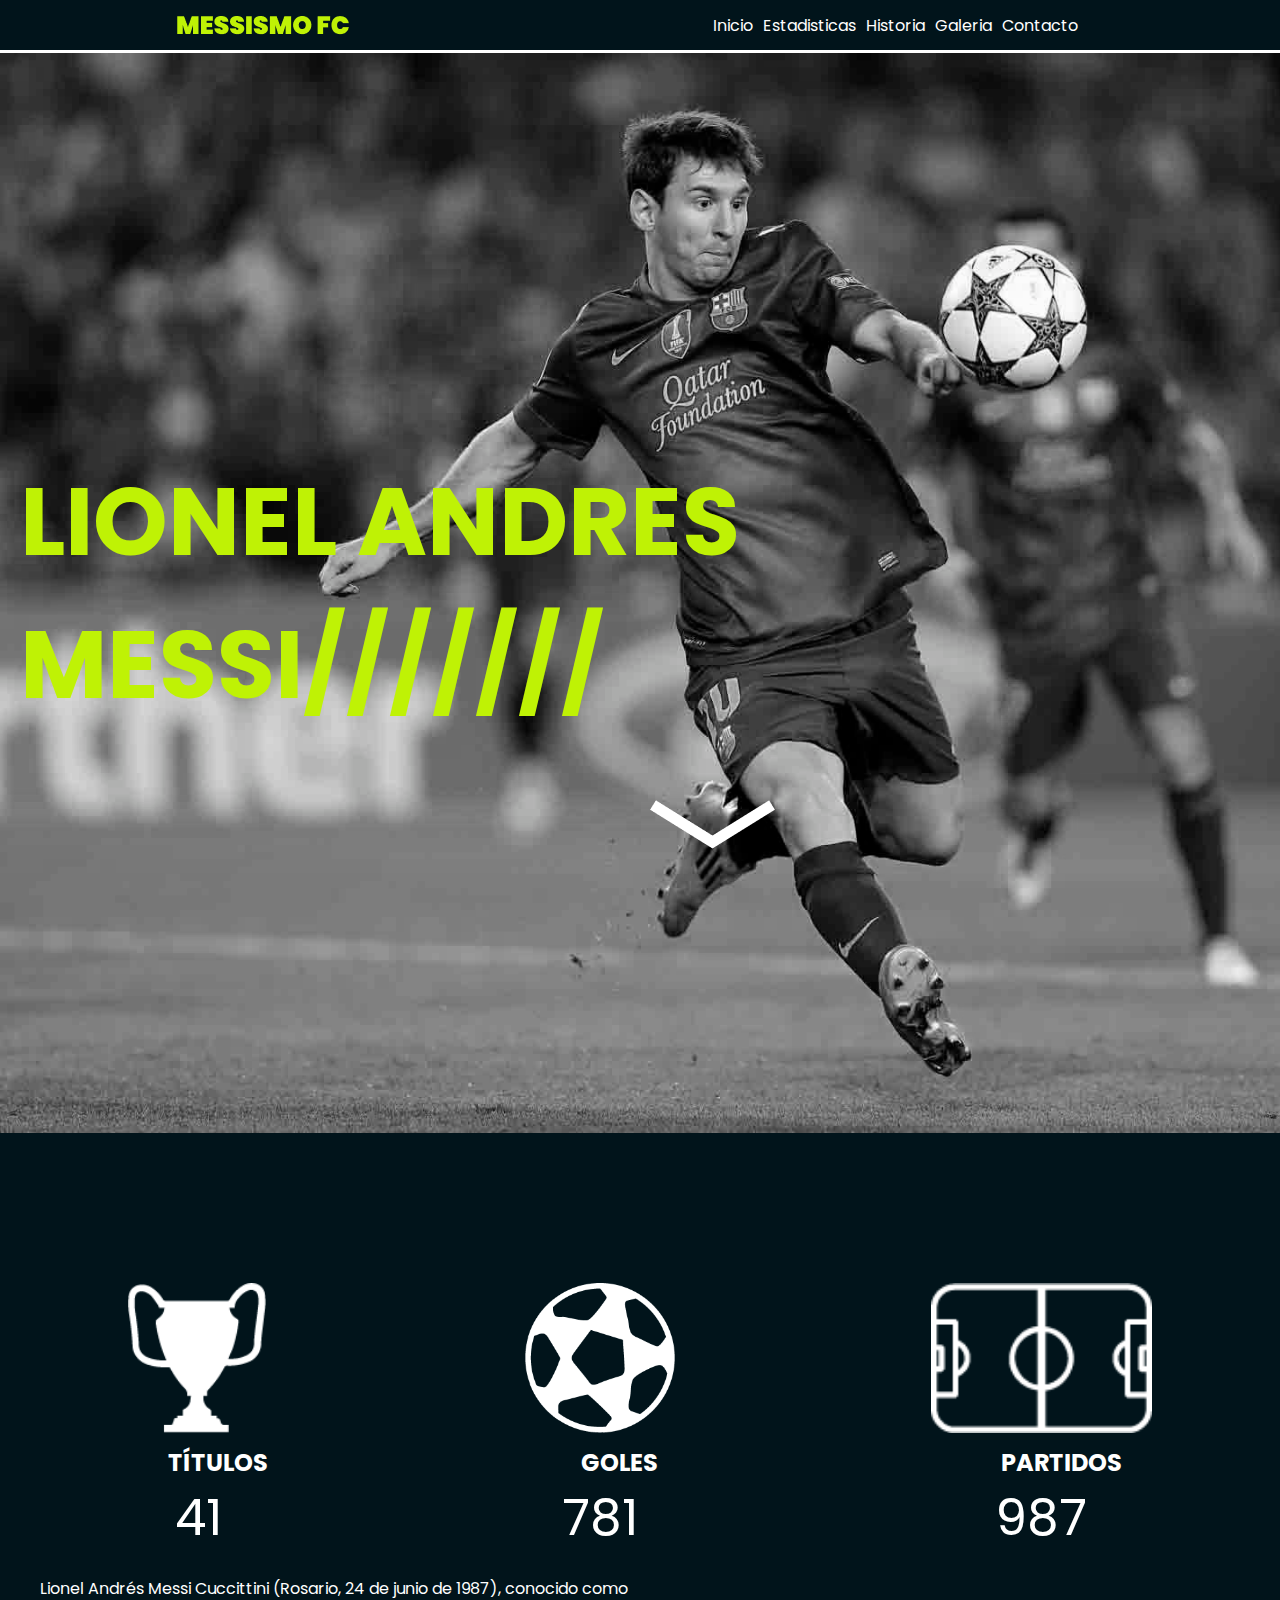
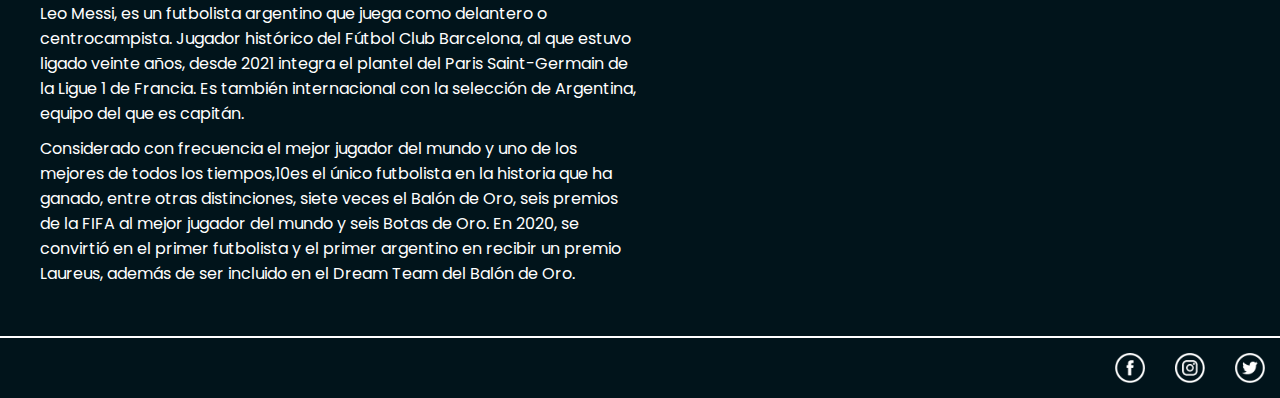
<file: index.html>
<!DOCTYPE html>
<html lang="en">
<head>
    <meta charset="UTF-8">
    <meta http-equiv="X-UA-Compatible" content="IE=edge">
    <meta name="viewport" content="width=device-width, initial-scale=1.0">
    <title>Document</title>
    <link rel="stylesheet" href="./css/estilos.css">
    <link rel="preconnect" href="https://fonts.googleapis.com">
    <link rel="preconnect" href="https://fonts.gstatic.com" crossorigin>
    <link href="https://fonts.googleapis.com/css2?family=Poppins:ital,wght@0,400;0,900;1,400;1,900&display=swap" rel="stylesheet">
</head>
<body>
    <header>
        <nav>
            <img src="./img/MESSISMO FC.png" alt="logoMessismoFc">
            <ul class="header__ul">
                <li class="header__ul__li"> <a href="./index.html">Inicio</a></li>
                <li class="header__ul__li"><a href="./pages/estadisticas.html">Estadisticas</a></li>
                <li class="header__ul__li"><a href="./pages/historia.html">Historia</a></li>
                <li class="header__ul__li"><a href="./pages/galeria.html">Galeria</a></li>
                <li class="header__ul__li"><a href="./pages/contacto.html">Contacto</a></li>
            </ul>
        </nav>
    </header>
    <main>
        <section>
             <article class="landingPage">
                     <h1 class="landingPageH1">LIONEL ANDRES MESSI///////</h1>
                     <span class="landingPageSpan">
                        <img src="./img/Vector 1.png" alt="flechaHaciaAbajo" class="flechaHaciaAbajo">
                    </span>
            </article>
         </section>
            <section class="homeStats">
                <article class="homeStatsTitulos">
                    <img src="./img/trofeo.png" alt="trofeo" class="homeStatsImg">
                    <h2 class="homeStatsH2">TÍTULOS</h2>
                    <p class="HomeStatsNumbers">41</p>
                </article>
                <article class="homeStatsGoles">
                    <img src="./img/pelota.png" alt="pelota" class="homeStatsImg">
                    <h2 class="homeStatsH2">GOLES</h2>
                    <P class="HomeStatsNumbers">781</P>
                </article>
                <article class="homeStatsPartidos">
                    <img src="./img/cancha.png" alt="canchaDeFUtbol" class="homeStatsImg">
                    <h2 class="homeStatsH2">PARTIDOS</h2>
                    <p class="HomeStatsNumbers">987</p>
                </article>
            </section>
            <section>
                <article>
                    <p class="textoRegularUno">Lionel Andrés Messi Cuccittini (Rosario, 24 de junio de 1987), conocido como Leo Messi, es un futbolista argentino que juega como delantero o centrocampista. Jugador histórico del Fútbol Club Barcelona, al que estuvo ligado veinte años, desde 2021 integra el plantel del Paris Saint-Germain de la Ligue 1 de Francia. Es también internacional con la selección de Argentina, equipo del que es capitán.</p>
                    <p class="textoRegularDos">Considerado con frecuencia el mejor jugador del mundo y uno de los mejores de todos los tiempos,10​es el único futbolista en la historia que ha ganado, entre otras distinciones, siete veces el Balón de Oro, seis premios de la FIFA al mejor jugador del mundo y seis Botas de Oro. En 2020, se convirtió en el primer futbolista y el primer argentino en recibir un premio Laureus, además de ser incluido en el Dream Team del Balón de Oro.</p>
                </article>
            </section>
    </main>
    <footer>
        <img src="./img/facebook.png" alt="facebook"class="footerImg">
        <img src="./img/instagram.png" alt="instagram"class="footerImg">
        <img src="./img/twitter.png" alt="twitter" class="footerImg">
    </footer>
    
</body>
</file>
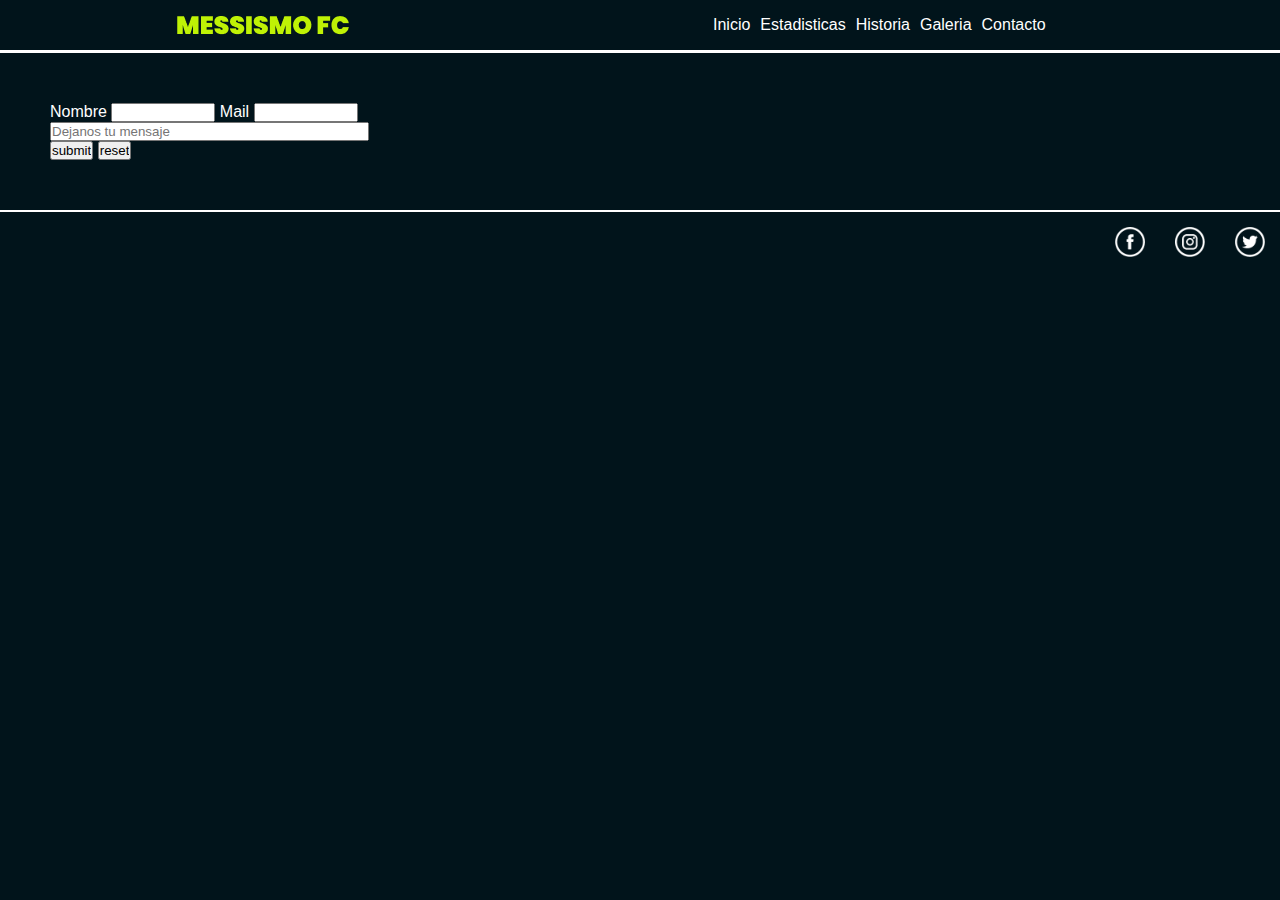
<file: pages/contacto.html>
<!DOCTYPE html>
<html lang="en">
<head>
    <meta charset="UTF-8">
    <meta http-equiv="X-UA-Compatible" content="IE=edge">
    <meta name="viewport" content="width=device-width, initial-scale=1.0">
    <title>Document</title>
    <link rel="stylesheet" href="../css/estilos.css">
</head>
<body>
    <header>
        <nav>
            <img src="../img/MESSISMO FC.png" alt="logoMessismoFc">
            <ul class="header__ul">
                <li class="header__ul__li"> <a href="../index.html">Inicio</a></li>
                <li class="header__ul__li"><a href="./estadisticas.html">Estadisticas</a></li>
                <li class="header__ul__li"><a href="./historia.html">Historia</a></li>
                <li class="header__ul__li"><a href="./galeria.html">Galeria</a></li>
                <li class="header__ul__li"><a href="./contacto.html">Contacto</a></li>
            </ul>
        </nav>
    </header>
    <main>
            <form>
                <div>
                    <label for="nombre" class="nombre">Nombre</label>
                    <input type="name" name="nombre" id="nombre" class="inputUno">
                    <label for="mail" class="mail">Mail</label>
                    <input type="email" name="mail" id="mail" class="inputUno">
                </div>
                <div><label for="text"></label>
                    <input type="text" name="text" id="text" placeholder="Dejanos tu mensaje" class="inputDos">
                </div>
            <div><input type="submit" value="submit">
                <input type="reset" value="reset">
            </div>
        </form>
    </main>
    <footer class="footerContacto">
        <img src="../img/facebook.png" alt="facebook"class="footerImg">
        <img src="../img/instagram.png" alt="instagram"class="footerImg">
        <img src="../img/twitter.png" alt="twitter" class="footerImg">
    </footer>
    
</body>
</file>
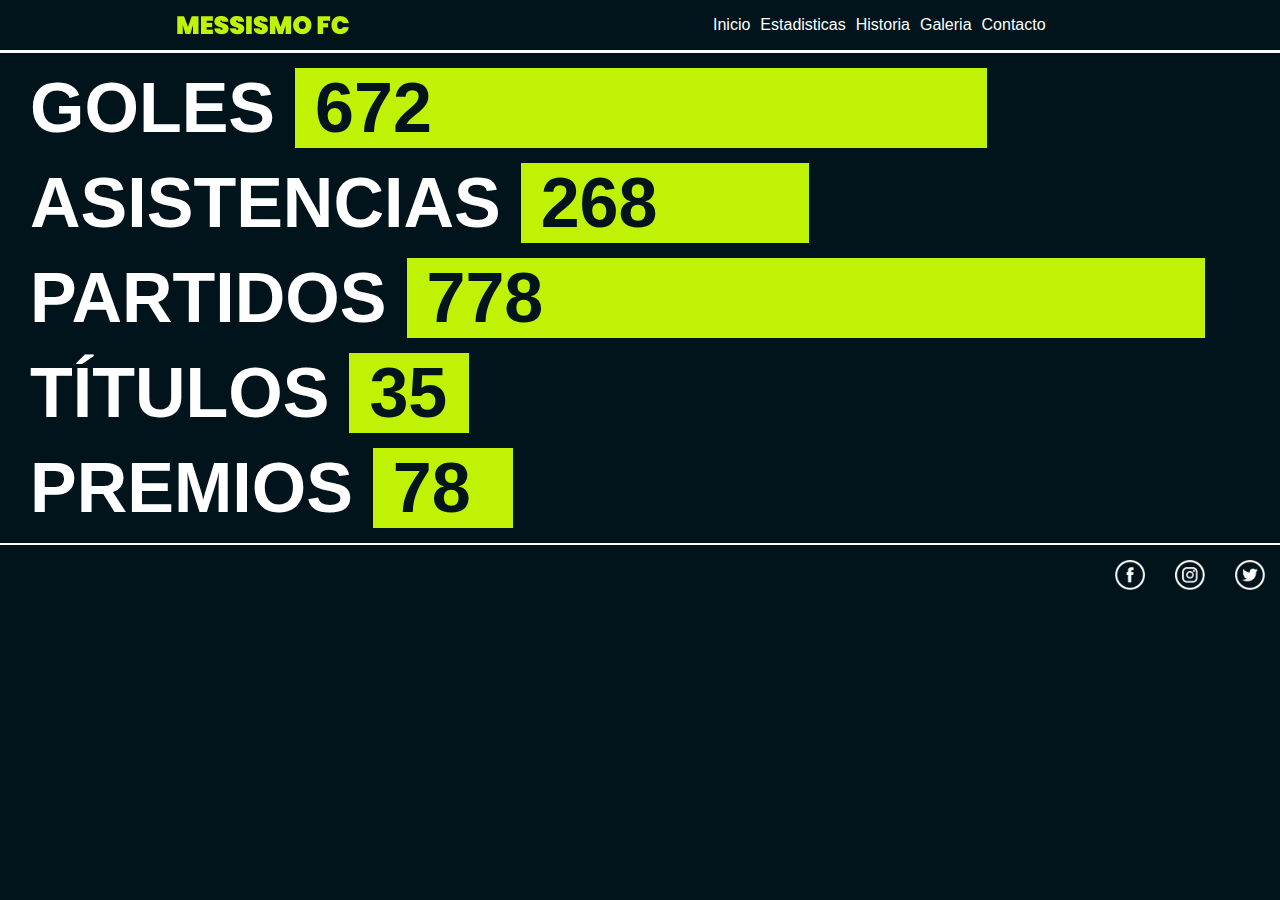
<file: pages/estadisticas.html>
<!DOCTYPE html>
<html lang="en">
<head>
    <meta charset="UTF-8">
    <meta http-equiv="X-UA-Compatible" content="IE=edge">
    <meta name="viewport" content="width=device-width, initial-scale=1.0">
    <title>Document</title>
    <link rel="stylesheet" href="../css/estilos.css">
</head>
<body>
    <header>
        <nav>
            <img src="../img/MESSISMO FC.png" alt="logoMessismoFc">
            <ul class="header__ul">
                <li class="header__ul__li"> <a href="../index.html">Inicio</a></li>
                <li class="header__ul__li"><a href="./estadisticas.html">Estadisticas</a></li>
                <li class="header__ul__li"><a href="./historia.html">Historia</a></li>
                <li class="header__ul__li"><a href="./galeria.html">Galeria</a></li>
                <li class="header__ul__li"><a href="./contacto.html">Contacto</a></li>
            </ul>
        </nav>
    </header>
    <main>
        <section>
            <article class="estadisticas">
                <div>GOLES</div>
                <div class="goles">672</div>
            </article>
            <article class="estadisticas">
                <div>ASISTENCIAS</div>
                <div class="asistencias">268</div>
            </article>
            <article class="estadisticas">
                <div>PARTIDOS</div>
                <div class="partidos">778</div>
            </article>
            <article class="estadisticas">
                <div>TÍTULOS</div>
                <div class="titulos">35</div>
            </article>
            <article class="estadisticas">
                <div>PREMIOS</div>
                <div class="premios">78</div>
            </article>
        </section>
    </main>
    <footer>
        <img src="../img/facebook.png" alt="facebook"class="footerImg">
        <img src="../img/instagram.png" alt="instagram"class="footerImg">
        <img src="../img/twitter.png" alt="twitter" class="footerImg">
    </footer>
    
</body>
</file>
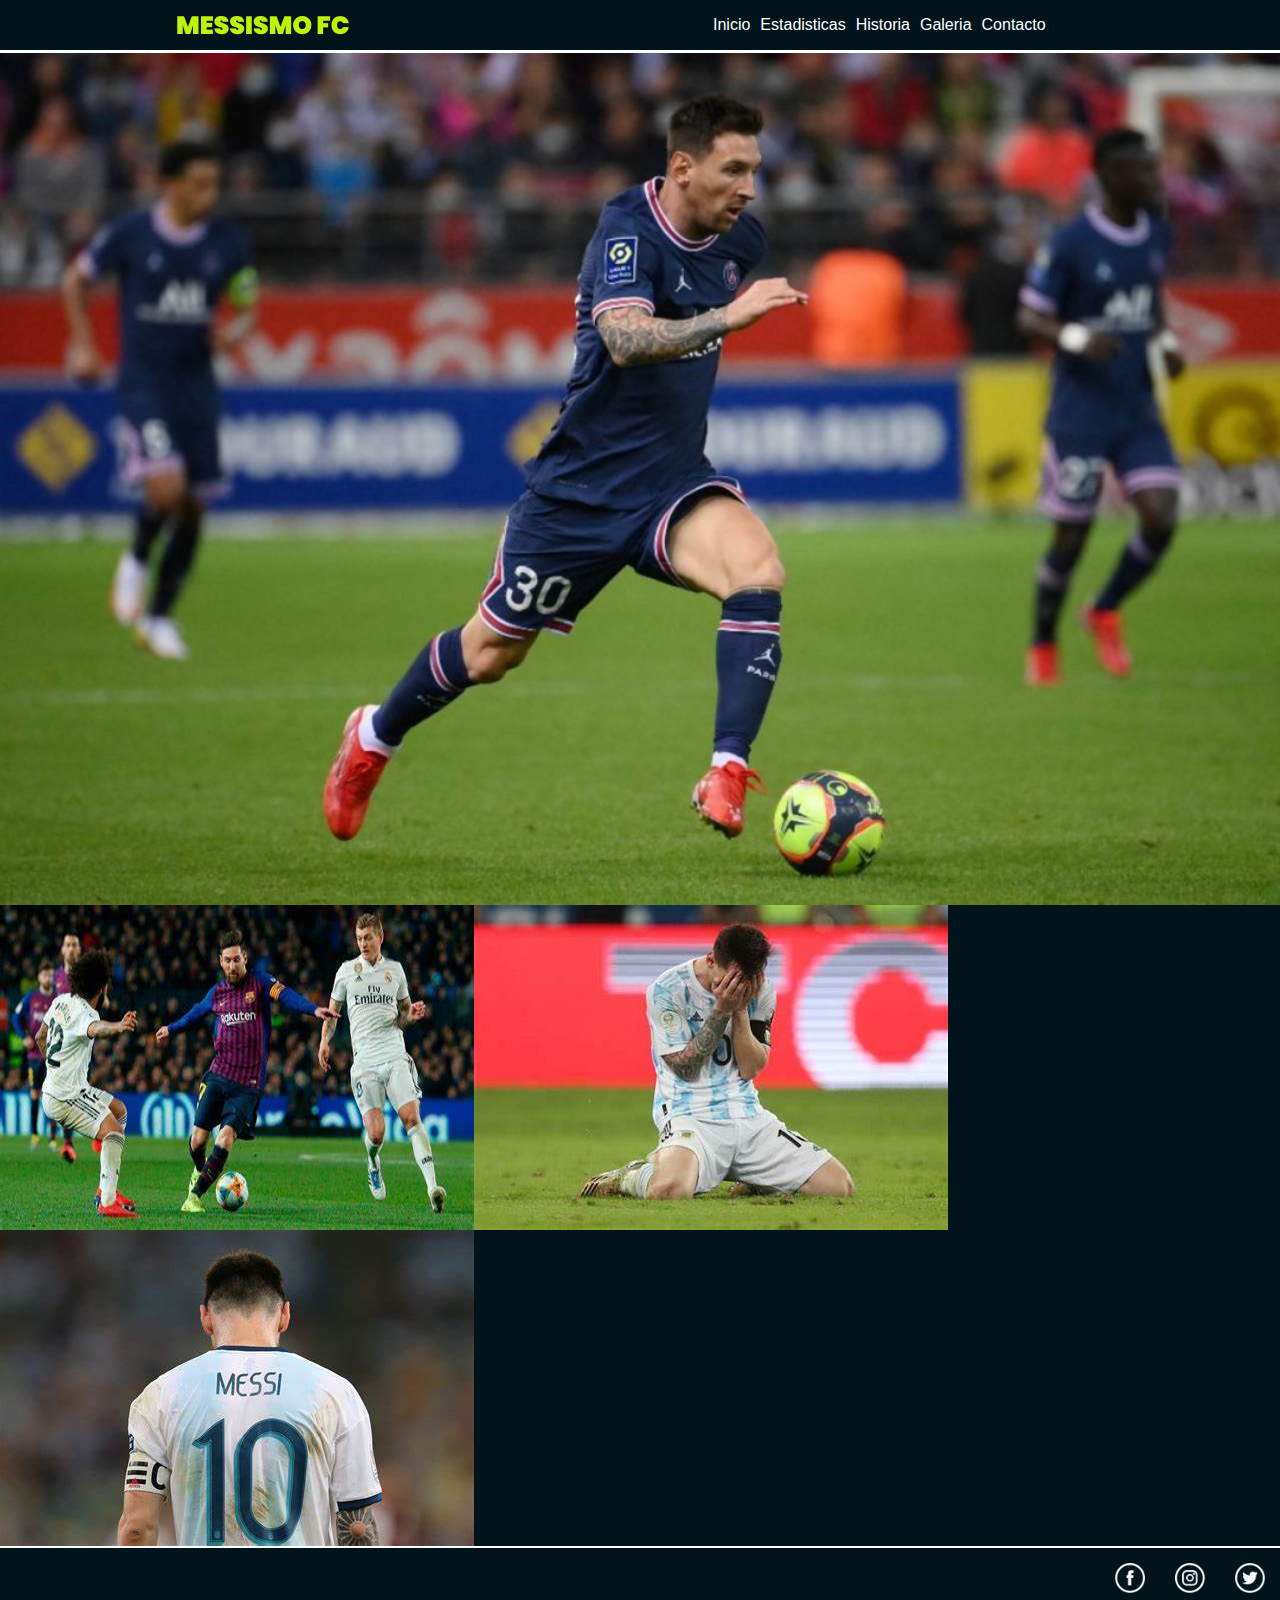
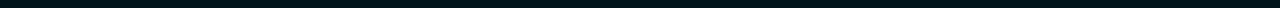
<file: pages/galeria.html>
<!DOCTYPE html>
<html lang="en">
<head>
    <meta charset="UTF-8">
    <meta http-equiv="X-UA-Compatible" content="IE=edge">
    <meta name="viewport" content="width=device-width, initial-scale=1.0">
    <title>Document</title>
    <link rel="stylesheet" href="../css/estilos.css">
</head>
<body>
    <header>
        <nav>
            <img src="../img/MESSISMO FC.png" alt="logoMessismoFc">
            <ul class="header__ul">
                <li class="header__ul__li"> <a href="../index.html">Inicio</a></li>
                <li class="header__ul__li"><a href="./estadisticas.html">Estadisticas</a></li>
                <li class="header__ul__li"><a href="./historia.html">Historia</a></li>
                <li class="header__ul__li"><a href="./galeria.html">Galeria</a></li>
                <li class="header__ul__li"><a href="./contacto.html">Contacto</a></li>
            </ul>
        </nav>
    </header>
    <main class="galeria">
        <img src="../img/Messi jugando en el psg.jpeg" alt="" class="imgUno">
        <img src="../img/messi jugando en el barcelona.jpeg" alt="">
        <img src="../img/messi argentina.jpeg" alt="">
        <img src="../img/messi arg 2.jpeg" alt="">
    </main>
    <footer>
        <img src="../img/facebook.png" alt="facebook"class="footerImg">
        <img src="../img/instagram.png" alt="instagram"class="footerImg">
        <img src="../img/twitter.png" alt="twitter" class="footerImg">
    </footer>
    
</body>
</file>
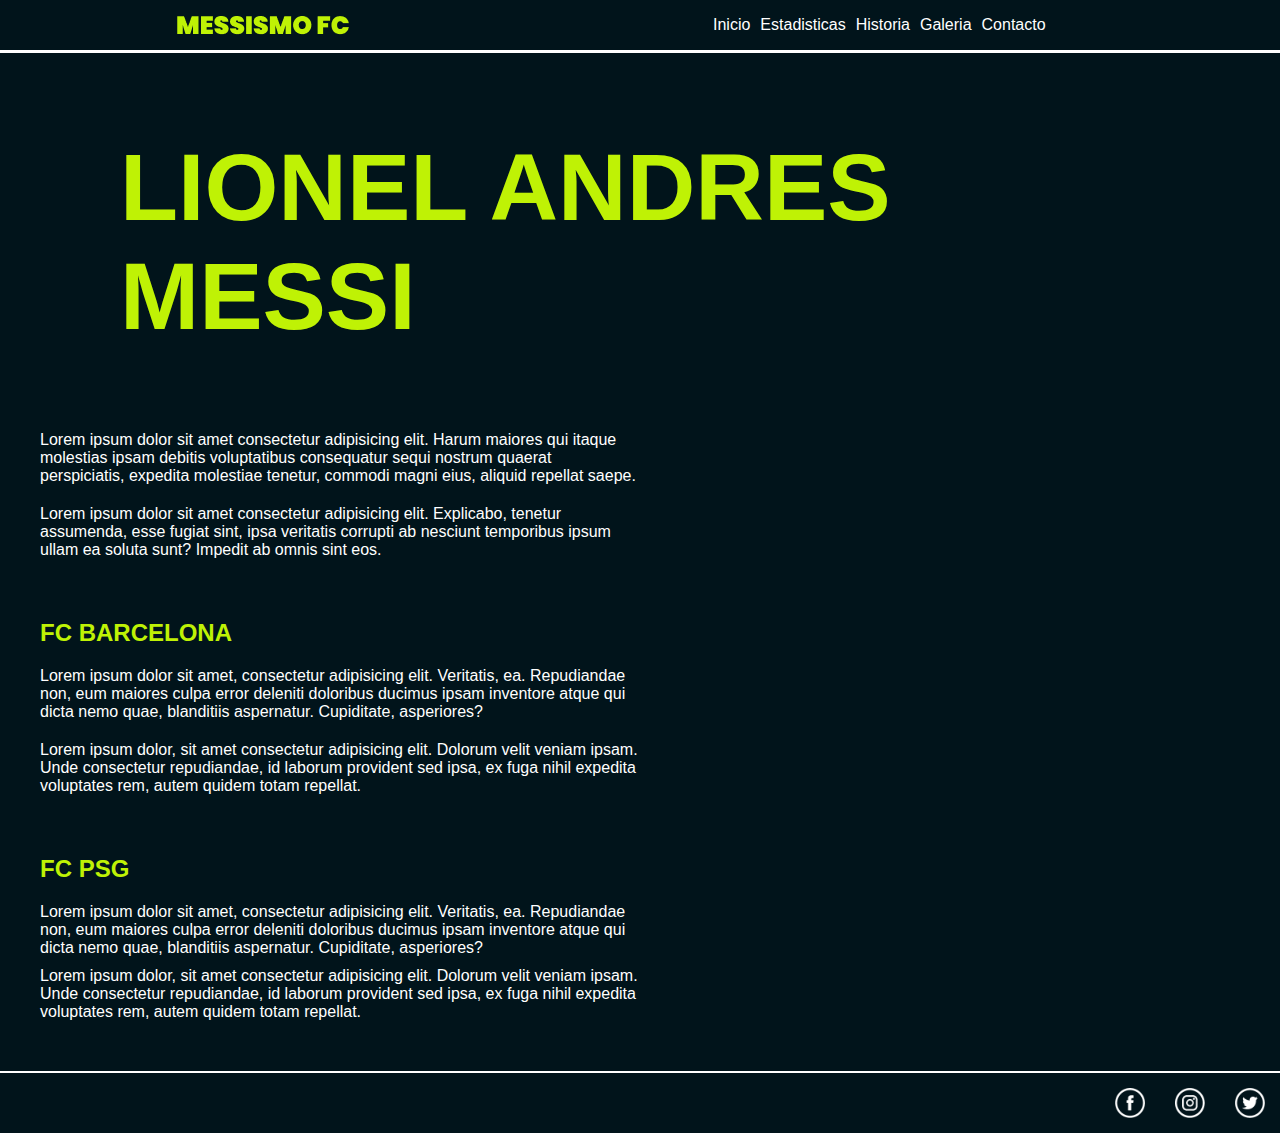
<file: pages/historia.html>
<!DOCTYPE html>
<html lang="en">
<head>
    <meta charset="UTF-8">
    <meta http-equiv="X-UA-Compatible" content="IE=edge">
    <meta name="viewport" content="width=device-width, initial-scale=1.0">
    <title>Document</title>
    <link rel="stylesheet" href="../css/estilos.css">
</head>
<body>
    <header>
        <nav>
            <img src="../img/MESSISMO FC.png" alt="logoMessismoFc">
            <ul class="header__ul">
                <li class="header__ul__li"> <a href="../index.html">Inicio</a></li>
                <li class="header__ul__li"><a href="./estadisticas.html">Estadisticas</a></li>
                <li class="header__ul__li"><a href="./historia.html">Historia</a></li>
                <li class="header__ul__li"><a href="./galeria.html">Galeria</a></li>
                <li class="header__ul__li"><a href="./contacto.html">Contacto</a></li>
            </ul>
        </nav>
    </header>
    <main>
        <section>
            <article>
                <h1 class="historiaH1">LIONEL ANDRES MESSI</h1>
                <P class="textoRegularUno">Lorem ipsum dolor sit amet consectetur adipisicing elit. Harum maiores qui itaque molestias ipsam debitis voluptatibus consequatur sequi nostrum quaerat perspiciatis, expedita molestiae tenetur, commodi magni eius, aliquid repellat saepe.</P>
                <P class="textoRegularUno">Lorem ipsum dolor sit amet consectetur adipisicing elit. Explicabo, tenetur assumenda, esse fugiat sint, ipsa veritatis corrupti ab nesciunt temporibus ipsum ullam ea soluta sunt? Impedit ab omnis sint eos.</P>
            </article>
            <article>
                <h2>FC BARCELONA</h2>
                <p class="textoRegularUno">Lorem ipsum dolor sit amet, consectetur adipisicing elit. Veritatis, ea. Repudiandae non, eum maiores culpa error deleniti doloribus ducimus ipsam inventore atque qui dicta nemo quae, blanditiis aspernatur. Cupiditate, asperiores?</p>
                <p class="textoRegularUno">Lorem ipsum dolor, sit amet consectetur adipisicing elit. Dolorum velit veniam ipsam. Unde consectetur repudiandae, id laborum provident sed ipsa, ex fuga nihil expedita voluptates rem, autem quidem totam repellat.</p>
            </article>
            <article>
                <h2>FC PSG</h2>
                <p class="textoRegularUno">Lorem ipsum dolor sit amet, consectetur adipisicing elit. Veritatis, ea. Repudiandae non, eum maiores culpa error deleniti doloribus ducimus ipsam inventore atque qui dicta nemo quae, blanditiis aspernatur. Cupiditate, asperiores?</p>
                <p class="textoRegularDos">Lorem ipsum dolor, sit amet consectetur adipisicing elit. Dolorum velit veniam ipsam. Unde consectetur repudiandae, id laborum provident sed ipsa, ex fuga nihil expedita voluptates rem, autem quidem totam repellat.</p>
            </article>
        </section>
    </main>
    <footer>
        <img src="../img/facebook.png" alt="facebook"class="footerImg">
        <img src="../img/instagram.png" alt="instagram"class="footerImg">
        <img src="../img/twitter.png" alt="twitter" class="footerImg">
    </footer>
    
</body>
</file>
<file: css/estilos.css>
*{margin: 0;
padding: 0;
font-family: 'Poppins', sans-serif} 
body{background-color: #01141B;}
nav{height: 50px;
    display: flex;
    align-items: center;
    justify-content: space-around;
background-color: #01141B;
border-bottom: solid white 3px;}
ul{display: flex;
width: 400px;}
li{list-style: none;
    margin-left: 10px;
color: white;}
a{text-decoration: none;
color: white;}
.landingPage{height:1080px;
    background-image: url(../img/fotomessi.jpg);
background-size: cover; 
background-repeat: no-repeat;}
.landingPageSpan{position: absolute;
top: 800px;
left: 650px;}
.landingPageH1{color: #BFF205;
font-size: 95px;
margin-left: 20px;
width: 800px;
position: absolute;
top: 450px;}
.homeStats{display: flex;
justify-content: space-around;
background-color: #01141B;
padding-top: 150px;}
.homeStatsImg{height: 150px;}
.homeStatsH2{color: white;
text-align: center;
margin-top: 5px;}
.HomeStatsNumbers{color: white;
font-size: 50px;
text-align: center;}
.textoRegularUno{width: 600px;
color: white;
margin-top: 20px;
margin-left: 40px;}
.textoRegularDos{width: 600px;
color: white;
margin-top: 10px;
margin-left: 40px;
margin-bottom: 50px;}
footer{display: flex;
justify-content: flex-end;
border-top: solid white 2px;}
.footerImg{padding: 15px;
height: 30px;
width: 30px;}
.nombre{color: white;}
.mail{color: white;}
.inputUno{width: 100px;}
.inputDos{width: 315px;}
form{display: inline-block;
margin: 50px;}
.galeria{display: flex;
flex-wrap: wrap;}
.imgUno{width: 100vw;}
.estadisticas{display: flex;
color: white;
font-size: 70px;
font-weight: 800;
margin-top: 15px;
margin-bottom: 15px;
margin-left: 30px;}
.goles{background-color: #BFF205;
color: #01141B;
font-weight: 800;
width: 672px;
margin-left: 20px;
padding-left: 20px;}
.asistencias{background-color: #BFF205;
color: #01141B;
font-weight: 800;
width: 268px;
margin-left: 20px;
padding-left: 20px;}
 .partidos{background-color: #BFF205;
color: #01141B;
font-weight: 800;
width: 778px;
margin-left: 20px;
padding-left: 20px;}
.titulos{background-color: #BFF205;
color: #01141B;
font-weight: 800;
width: 100px;
margin-left: 20px;
padding-left: 20px;}
.premios{background-color: #BFF205;
color: #01141B;
font-weight: 800;
width: 120px;
margin-left: 20px;
padding-left: 20px;}
.historiaH1{color: #BFF205;
font-size: 95px;
margin-left: 120px;
margin-top: 80px;
margin-bottom: 80px;
width: 800px;}
h2{color: #BFF205;
margin-left: 40px;
margin-top: 60px;}
</file>
